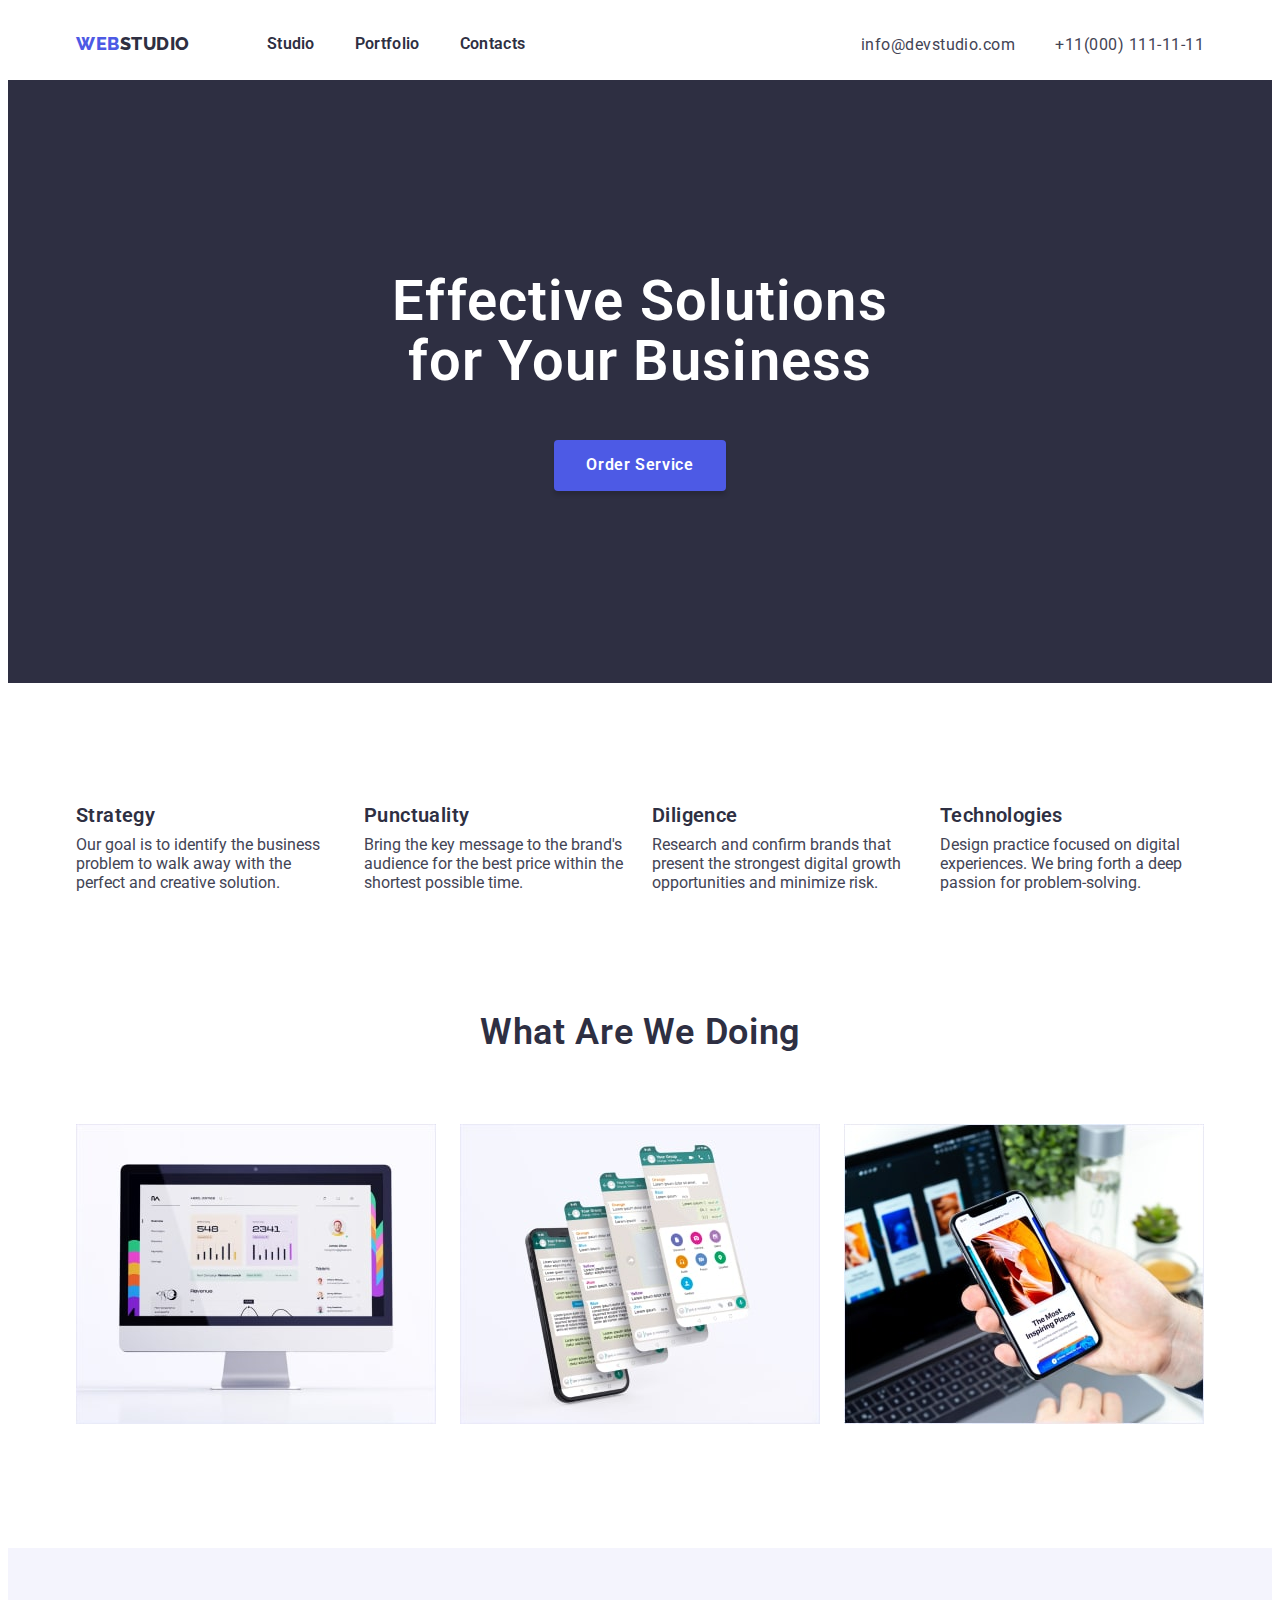
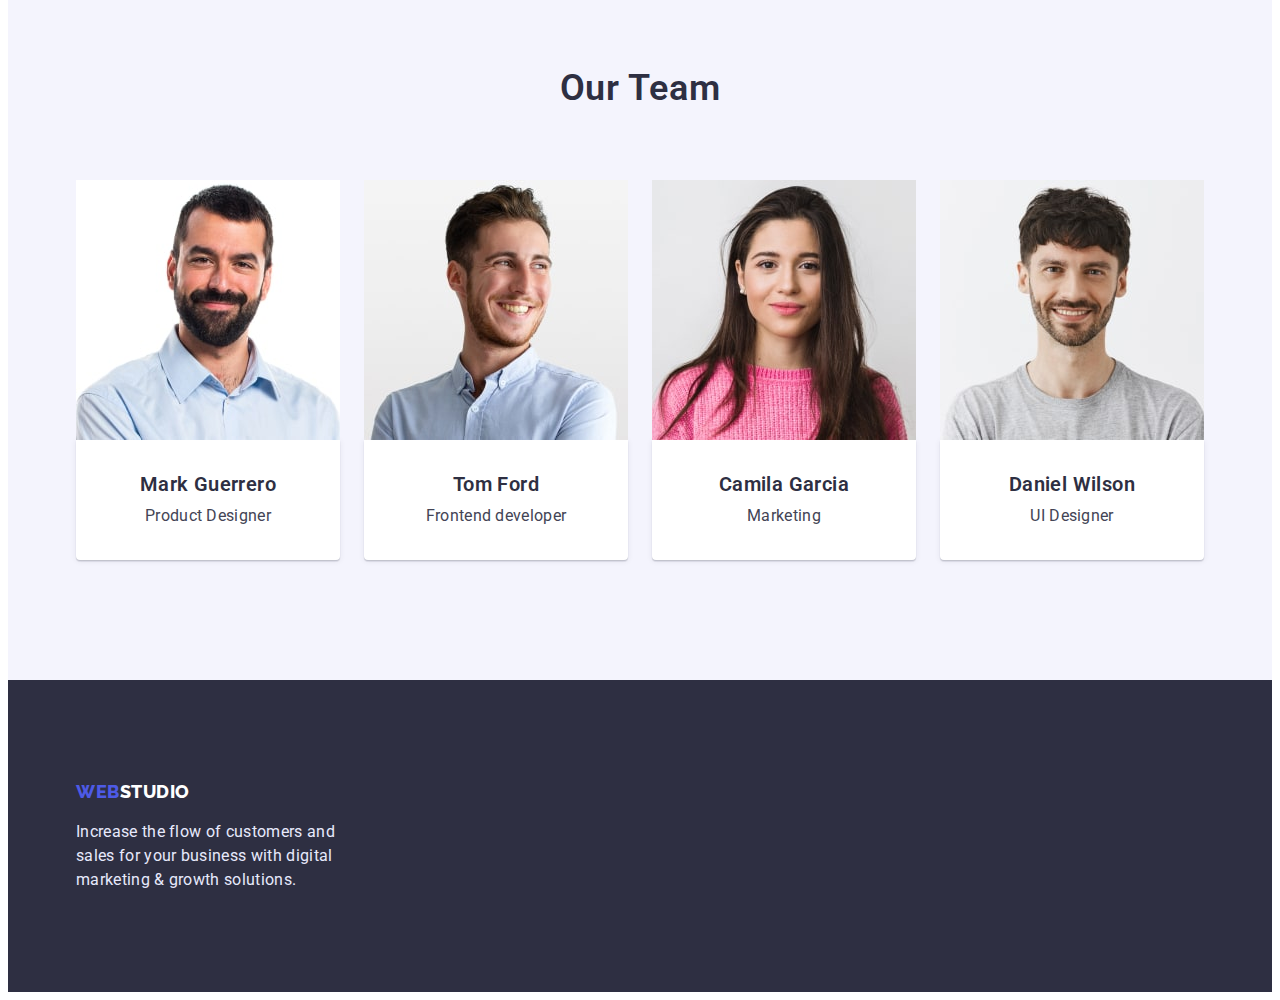
<file: index.html>
<!DOCTYPE html>
<html lang="en">
  <head>
    <meta charset="UTF-8" />
    <meta http-equiv="X-UA-Compatible" content="IE=edge" />
    <meta name="viewport" content="width=device-width, initial-scale=1.0" />
    <link rel="preconnect" href="https://fonts.googleapis.com" />
    <link rel="preconnect" href="https://fonts.gstatic.com" crossorigin />
    <link
      href="https://fonts.googleapis.com/css2?family=Raleway:wght@700&family=Roboto:wght@400;500;700;900&display=swap"
      rel="stylesheet"
    />
    <link rel="stylesheet" href="./css/style.css" />
    <title>WebStudio</title>
  </head>
  <body>
    <!-- header -->
    <header>
      <div class="container">
        <nav class="header-container">
          <a class="logo" href="./index.html"><span>Web</span>studio</a>
        
  
          <ul class="header-list">
            <li class="header-list-item"><a class="header-list-link" href="#">Studio</a></li>
            <li class="header-list-item"><a class="header-list-link" href="./portfolio.html">Portfolio</a></li>
            <li class="header-list-item"><a class="header-list-link" href="#">Contacts</a></li>
          </ul>
          <ul class="header-info">
            <li class="info-item">
              <a class="info-link" href="mailto:info@devstudio.com">info@devstudio.com</a>
            </li>
            <li class="info-item"><a class="info-link" href="tel:+11(000)111-11-11">+11(000) 111-11-11</a></li>
          </ul>
        </nav>

      </div>
      
      
      
    </header>
    <!-- hero -->
    <main>
      <section class="first">
        <div class="container one">
          <h1 class="first-section-title">
            Effective Solutions <br />
            for Your Business
          </h1>
          <button class="button" type="button">Order Service</button>
        </div>
        </section>
      <section class="section with-paddingtop" >
          <div class="container features">
             <!-- <h2>features</h2> -->
          <ul class="section-list">
            <li class="section-list-item">
              <h3 class="title-two">Strategy</h3>
              <p>
                Our goal is to identify the business problem to walk away with the perfect and
                creative solution.
              </p>
            </li>
  
            <li class="section-list-item">
              <h3 class="title-two">Punctuality</h3>
              <p>
                Bring the key message to the brand's audience for the best price within the shortest
                possible time.
              </p>
            </li>
            <li class="section-list-item">
              <h3 class="title-two">Diligence</h3>
              <p>
                Research and confirm brands that present the strongest digital growth opportunities
                and minimize risk.
              </p>
            </li>
            <li class="section-list-item">
              <h3 class="title-two">Technologies</h3>
              <p>
                Design practice focused on digital experiences. We bring forth a deep passion for
                problem-solving.
              </p>
            </li>
          </ul>
          </div>

        </div>
        
       
      </section>
      <!-- examples -->
      <section class=" section">
        <div class="container">
          <h2 class="title">What are we doing</h2>
        <ul class="photo-list">
          <li class="photo-list-item">
            <img src="./images/doing/rectangle1.jpg" alt="photo_1" width="360" />
          </li>
          <li class="photo-list-item">
            <img src="./images/doing/rectangle2.jpg" alt="photo_2" width="360" />
          </li>
          <li class="photo-list-item">
            <img src="./images/doing/rectangle3.jpg" alt="photo_3" width="360" />
          </li>
        </ul>
        </div>
        
      </section>
      <!-- team -->
      <section class="section team with-paddingtop">
        <div class="container ">
           <h2 class="title">Our Team</h2>
          <ul class="team-list">
            <li class="team-list-item">
              <img class="team-img" src="./images/team/img1-min.jpg" alt="team_photo1" width="264" />
              <div class="team-text">
                <h3 class="title-two">Mark Guerrero</h3>
                <p class="team-list-text">Product Designer</p>
              </div>
              
            </li>
            <li class="team-list-item">
              <img class="team-img" src="./images/team/img2-min.jpg" alt="team_photo2" width="264" />
              <div class="team-text">
                <h3 class="title-two">Tom Ford</h3>
              <p class="team-list-text">Frontend developer</p>
              </div>
            </li>
            <li class="team-list-item">
              <img class="team-img" src="./images/team/img3-min.jpg" alt="team_photo3" width="264" />
             <div class="team-text">
              <h3 class="title-two">Camila Garcia</h3>
              <p class="team-list-text">Marketing</p>
             </div>
            </li>
            <li class="team-list-item">
              <img class="team-img" src="./images/team/img4-min.jpg" alt="team_photo4" width="264" />
              <div class="team-text">
                <h3 class="title-two">Daniel Wilson</h3>
              <p class="team-list-text">UI Designer</p>
              </div>
            </li>
          </ul>
        </div>
       
      </section>
    </main>
    <!-- footer -->
    <footer class="footer">
      <div class="container footer-cont">
        <a class="logo logo-footer" href="./index.html"><span>Web</span>studio</a>
        <p class="footer-text">
          Increase the flow of customers and sales for your business with digital marketing & growth
          solutions.
        </p>

      </div>
     
    </footer>
  </body>
</html>
</file>
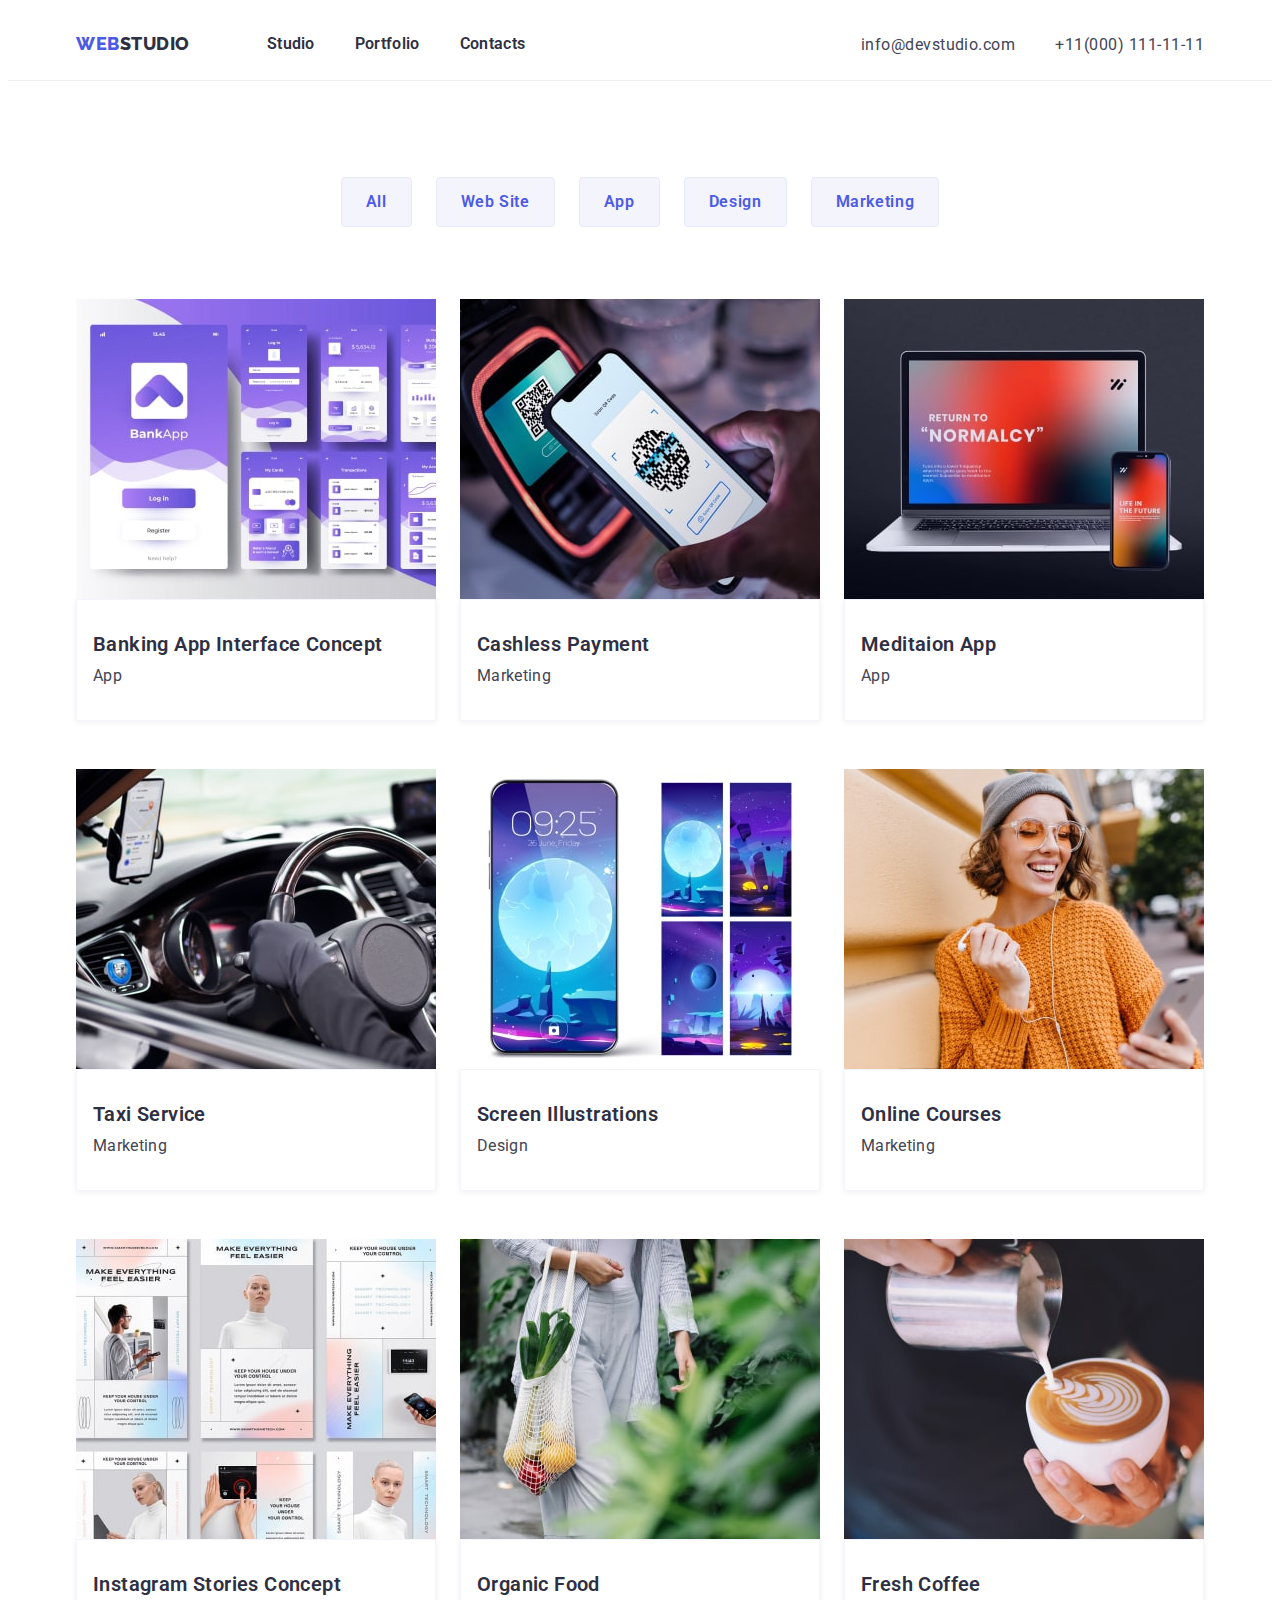
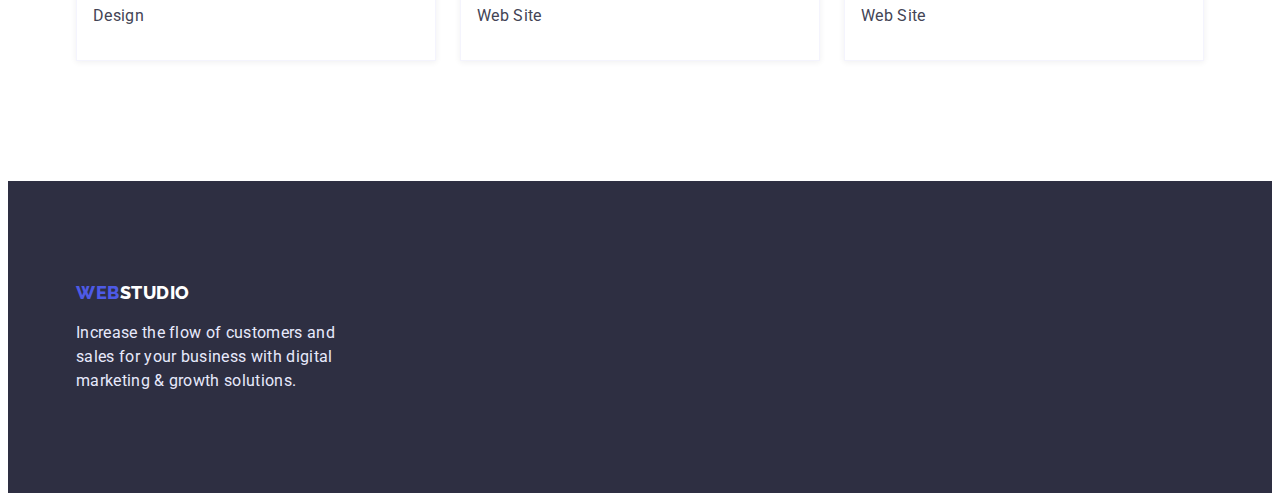
<file: portfolio.html>
<!DOCTYPE html>
<html lang="en">
  <head>
    <meta charset="UTF-8" />
    <meta http-equiv="X-UA-Compatible" content="IE=edge" />
    <meta name="viewport" content="width=device-width, initial-scale=1.0" />
    <link rel="preconnect" href="https://fonts.googleapis.com" />
    <link rel="preconnect" href="https://fonts.gstatic.com" crossorigin />
    <link
      href="https://fonts.googleapis.com/css2?family=Raleway:wght@700&family=Roboto:wght@400;500;700;900&display=swap"
      rel="stylesheet"
    />
    <link rel="stylesheet" href="./css/style.css" />
    <title>Portfolio</title>
  </head>
  <body>
    <header class="header-cont">
      <div class="container">
        <nav class="header-container">
          <a class="logo" href="./index.html"><span>Web</span>studio</a>

          <ul class="header-list">
            <li class="header-list-item">
              <a class="header-list-link" href="./index.html">Studio</a>
            </li>
            <li class="header-list-item">
              <a class="header-list-link" href="./portfolio.html">Portfolio</a>
            </li>
            <li class="header-list-item"><a class="header-list-link" href="#">Contacts</a></li>
          </ul>
          <ul class="header-info">
            <li class="info-item">
              <a class="info-link" href="mailto:info@devstudio.com">info@devstudio.com</a>
            </li>
            <li class="info-item">
              <a class="info-link" href="tel:+11(000)111-11-11">+11(000) 111-11-11</a>
            </li>
          </ul>
        </nav>
      </div>
    </header>

    <main>
      <section class="section portfolio-sctn">
        <!-- <h1>Portfolio</h1> -->
        <div class="container filter-cont">
          <ul class="filter-list">
            <li class="filter-list-item"><button class="btn" type="button">All</button></li>
            <li class="filter-list-item"><button class="btn" type="button">Web Site</button></li>
            <li class="filter-list-item"><button class="btn" type="button">App</button></li>
            <li class="filter-list-item"><button class="btn" type="button">Design</button></li>
            <li class="filter-list-item"><button class="btn" type="button">Marketing</button></li>
          </ul>
        </div>
        <div class="container cards-cont">
          <ul class="cards">
            <li class="cards-item">
              <a href="#">
                <img
                  class="cards-img"
                  src="./images/portfolio/portolio01-min.jpg"
                  alt="portfolio-card1"
                  width="360"
                />
                <div class="cards-txt">
                  <h2 class="title-two">Banking App Interface Concept</h2>
                  <p class="cards-text">App</p>
                </div>
              </a>
            </li>

            <li class="cards-item">
              <a href="#">
                <img
                  class="cards-img"
                  src="./images/portfolio/portolio02-min.jpg"
                  alt="portfolio-card2"
                  width="360"
                />
                <div class="cards-txt">
                  <h2 class="title-two">Cashless Payment</h2>
                  <p class="cards-text">Marketing</p>
                </div>
              </a>
            </li>

            <li class="cards-item">
              <a href="#">
                <img
                  class="cards-img"
                  src="./images/portfolio/portolio03-min.jpg"
                  alt="portfolio-card3"
                  width="360"
                />
                <div class="cards-txt">
                  <h2 class="title-two">Meditaion App</h2>
                  <p class="cards-text">App</p>
                </div>
              </a>
            </li>

            <li class="cards-item">
              <a href="#">
                <img
                  class="cards-img"
                  src="./images/portfolio/portolio04-min.jpg"
                  alt="portfolio-card4"
                  width="360"
                />
                <div class="cards-txt">
                  <h2 class="title-two">Taxi Service</h2>
                  <p class="cards-text">Marketing</p>
                </div>
              </a>
            </li>

            <li class="cards-item">
              <a href="#">
                <img
                  class="cards-img"
                  src="./images/portfolio/portolio05-min.jpg"
                  alt="portfolio-card5"
                  width="360"
                />
                <div class="cards-txt">
                  <h2 class="title-two">Screen Illustrations</h2>
                  <p class="cards-text">Design</p>
                </div>
              </a>
            </li>

            <li class="cards-item">
              <a href="#">
                <img
                  class="cards-img"
                  src="./images/portfolio/portolio06-min.jpg"
                  alt="portfolio-card6"
                  width="360"
                />
                <div class="cards-txt">
                  <h2 class="title-two">Online Courses</h2>
                  <p class="cards-text">Marketing</p>
                </div>
              </a>
            </li>

            <li class="cards-item">
              <a href="#">
                <img
                  class="cards-img"
                  src="./images/portfolio/portolio07-min.jpg"
                  alt="portfolio-card7"
                  width="360"
                />
                <div class="cards-txt">
                  <h2 class="title-two">Instagram Stories Concept</h2>
                  <p class="cards-text">Design</p>
                </div>
              </a>
            </li>

            <li class="cards-item">
              <a href="#">
                <img
                  class="cards-img"
                  src="./images/portfolio/portolio08-min.jpg"
                  alt="portfolio-card8"
                  width="360"
                />
                <div class="cards-txt">
                  <h2 class="title-two">Organic Food</h2>
                  <p class="cards-text">Web Site</p>
                </div>
              </a>
            </li>

            <li class="cards-item">
              <a href="#">
                <img
                  class="cards-img"
                  src="./images/portfolio/portolio09-min.jpg"
                  alt="portfolio-card9"
                  width="360"
                />
                <div class="cards-txt">
                  <h2 class="title-two">Fresh Coffee</h2>
                  <p class="cards-text">Web Site</p>
                </div>
              </a>
            </li>
          </ul>
        </div>
      </section>
    </main>
    <!-- footer -->
    <footer class="footer">
      <div class="container footer-cont">
        <a class="logo logo-footer" href="./index.html"><span>Web</span>studio</a>
        <p class="footer-text">
          Increase the flow of customers and sales for your business with digital marketing & growth
          solutions.
        </p>
      </div>
    </footer>
  </body>
</html>
</file>
<file: css/style.css>
*,
*::before,
*::after {
  box-sizing: border-box;
}

h1,
h2,
h3,
h4,
h5,
h6,
p,
ul {
  margin: 0;
  padding: 0;
}

:root {
  --brand-color: #4d5ae5;
  --dark-color: #2e2f42;
  --text-color: #434455;
  --accent-color: #e7e9fc;
  --white-color: #ffffff;
  --light-color: #f4f4fd;
  --black-color: rgba(0, 0, 0, 0.15);
}

ul li {
  list-style: none;
}

body {
  font-family: 'Roboto', 'Verdana', sans-serif;
  color: var(--text-color);
  font-size: 16px;
  text-decoration: none;
}

.container {
  width: 1158px;
  padding-left: 15px;
  padding-right: 15px;
  margin-left: auto;
  margin-right: auto;
}

.header-container {
  display: flex;
  align-items: center;
}

a {
  text-decoration: none;
}
.logo {
  font-family: 'Raleway', sans-serif;
  font-style: normal;
  font-weight: 800;
  font-size: 18px;
  line-height: 1.33;
  text-transform: uppercase;
  color: var(--dark-color);
  text-decoration: none;
  letter-spacing: 0.03em;

  margin-right: 77px;
  display: block;
  padding-top: 24px;
  padding-bottom: 24px;
}
.logo > span {
  color: var(--brand-color);
}
.header-list {
  display: flex;
}

.header-list-link {
  color: var(--dark-color);
  font-weight: 600;
  font-size: 16px;
  line-height: 1.5;
  letter-spacing: 0.02em;
  display: block;
  padding-top: 24px;
  padding-bottom: 24px;
}

.header-list-item {
}
.header-list > .header-list-item:not(:last-child) {
  margin-right: 40px;
}

.header-list-link:hover,
.header-list-link:focus {
  color: var(--brand-color);
}

.header-info {
  display: flex;
  margin-left: auto;
}
.info-link {
  color: var(--text-color);
  letter-spacing: 0.03em;
  display: block;
  padding-top: 24px;
  padding-bottom: 24px;
}
.info-link:hover,
.info-link:focus {
  color: var(--brand-color);
}
.header-info .info-item + .info-item {
  margin-left: 40px;
}
.first-section-title {
  font-weight: 600;
  font-size: 56px;
  line-height: 1.07;
  letter-spacing: 0.02em;
  color: var(--white-color);
  margin-bottom: 48px;
}

.first {
  background-color: var(--dark-color);
}
.one {
  text-align: center;
  padding-top: 192px;
  padding-bottom: 192px;
}

.button {
  border: none;
  color: var(--white-color);
  background-color: var(--brand-color);
  font-weight: 600;
  font-size: 16px;
  line-height: 1.18;
  letter-spacing: 0.04em;
  font-family: inherit;
  box-shadow: 0px 4px 4px var(--black-color);
  border-radius: 4px;
  padding: 16px 32px;
  min-width: 170px;
  text-align: center;
  cursor: pointer;
}
.section-list {
  display: flex;
  align-items: center;
  column-gap: 24px;
}
.section-list-item {
  flex-basis: calc((100% - 72px) / 4);
}

.features {
}
.section {
  padding-bottom: 120px;
}
.with-paddingtop {
  padding-top: 120px;
}
.title-two {
  font-weight: 600;
  font-size: 20px;
  line-height: 1.2;
  color: var(--dark-color);
  letter-spacing: 0.02em;
  margin-bottom: 8px;
}

.cards-item > a > .title-two:hover,
.cards-item > a > .title-two:focus {
  color: var(--brand-color);
}

.title {
  font-weight: 600;
  font-size: 36px;
  line-height: 40px;
  text-transform: capitalize;
  color: var(--dark-color);
  letter-spacing: 0.02em;
  text-align: center;
  margin-bottom: 72px;
}
.photo-list {
  display: flex;
  align-items: center;
  column-gap: 24px;
}
.photo-list-item {
  flex-basis: calc((100% - 48px) / 3);
}

.team-list {
  display: flex;
  align-items: center;
  column-gap: 24px;
}

.team-list-item {
  flex-basis: calc((100% - 72px) / 4);
}
.team-text {
  text-align: center;
  padding-top: 32px;
  padding-bottom: 32px;
  background: var(--white-color);
  box-shadow: 0px 1px 6px rgba(46, 47, 66, 0.08), 0px 1px 1px rgba(46, 47, 66, 0.16),
    0px 2px 1px rgba(46, 47, 66, 0.08);
  border-radius: 0px 0px 4px 4px;
}
.team-img {
  display: block;
}
.team {
  background-color: var(--light-color);
}
.team-list-text {
  letter-spacing: 0.02em;
  color: var(--text-color);
  line-height: 1.5;
}
.footer {
  background-color: var(--dark-color);
}
.footer-cont {
  padding-top: 100px;
  padding-bottom: 100px;
}

.logo-footer {
  color: var(--white-color);
  margin-bottom: 16px;
  display: block;
  margin-right: 0px;
  padding-top: 0px;
  padding-bottom: 0px;
}
.footer-text {
  color: var(--accent-color);
  letter-spacing: 0.02em;
  width: 264px;
  display: block;
  line-height: 1.5;
}
.header-cont {
  display: block;

  border-bottom: 1px solid rgba(46, 47, 66, 0.08);
}
.filter-cont {
  margin-bottom: 72px;
}
.portfolio-sctn {
  padding-top: 96px;
}
.filter-list {
  display: flex;
  justify-content: center;
  column-gap: 24px;
}
.btn {
  padding: 12px 24px;
  border: 1px solid #e7e9fc;
  border-radius: 4px;
}
.filter-list-item {
}
.hide {
  visibility: hidden;
}
.filter-list-item > button {
  font-family: inherit;
  font-weight: 600;
  font-size: 16px;
  line-height: 1.5;
  color: var(--brand-color);
  cursor: pointer;
  background-color: var(--light-color);
  letter-spacing: 0.04em;
}
.filter-list-item :hover {
  background-color: var(--brand-color);
  color: var(--white-color);
}
.cards {
  display: flex;
  column-gap: 24px;
  row-gap: 48px;
  flex-wrap: wrap;
}
.cards-item {
  flex-basis: calc((100% - 48px) / 3);
}
.cards-text {
  color: var(--text-color);
  letter-spacing: 0.02em;
  line-height: 1.5;
}

.cards-txt {
  padding-left: 16px;
  text-align: left;
  padding-top: 32px;
  padding-bottom: 32px;
  background: var(--white-color);

  border: 0.5px solid var(--light-color);
  box-shadow: 0px 1px 6px rgba(46, 47, 66, 0.08);
}
.cards-img {
  display: block;
}
</file>
